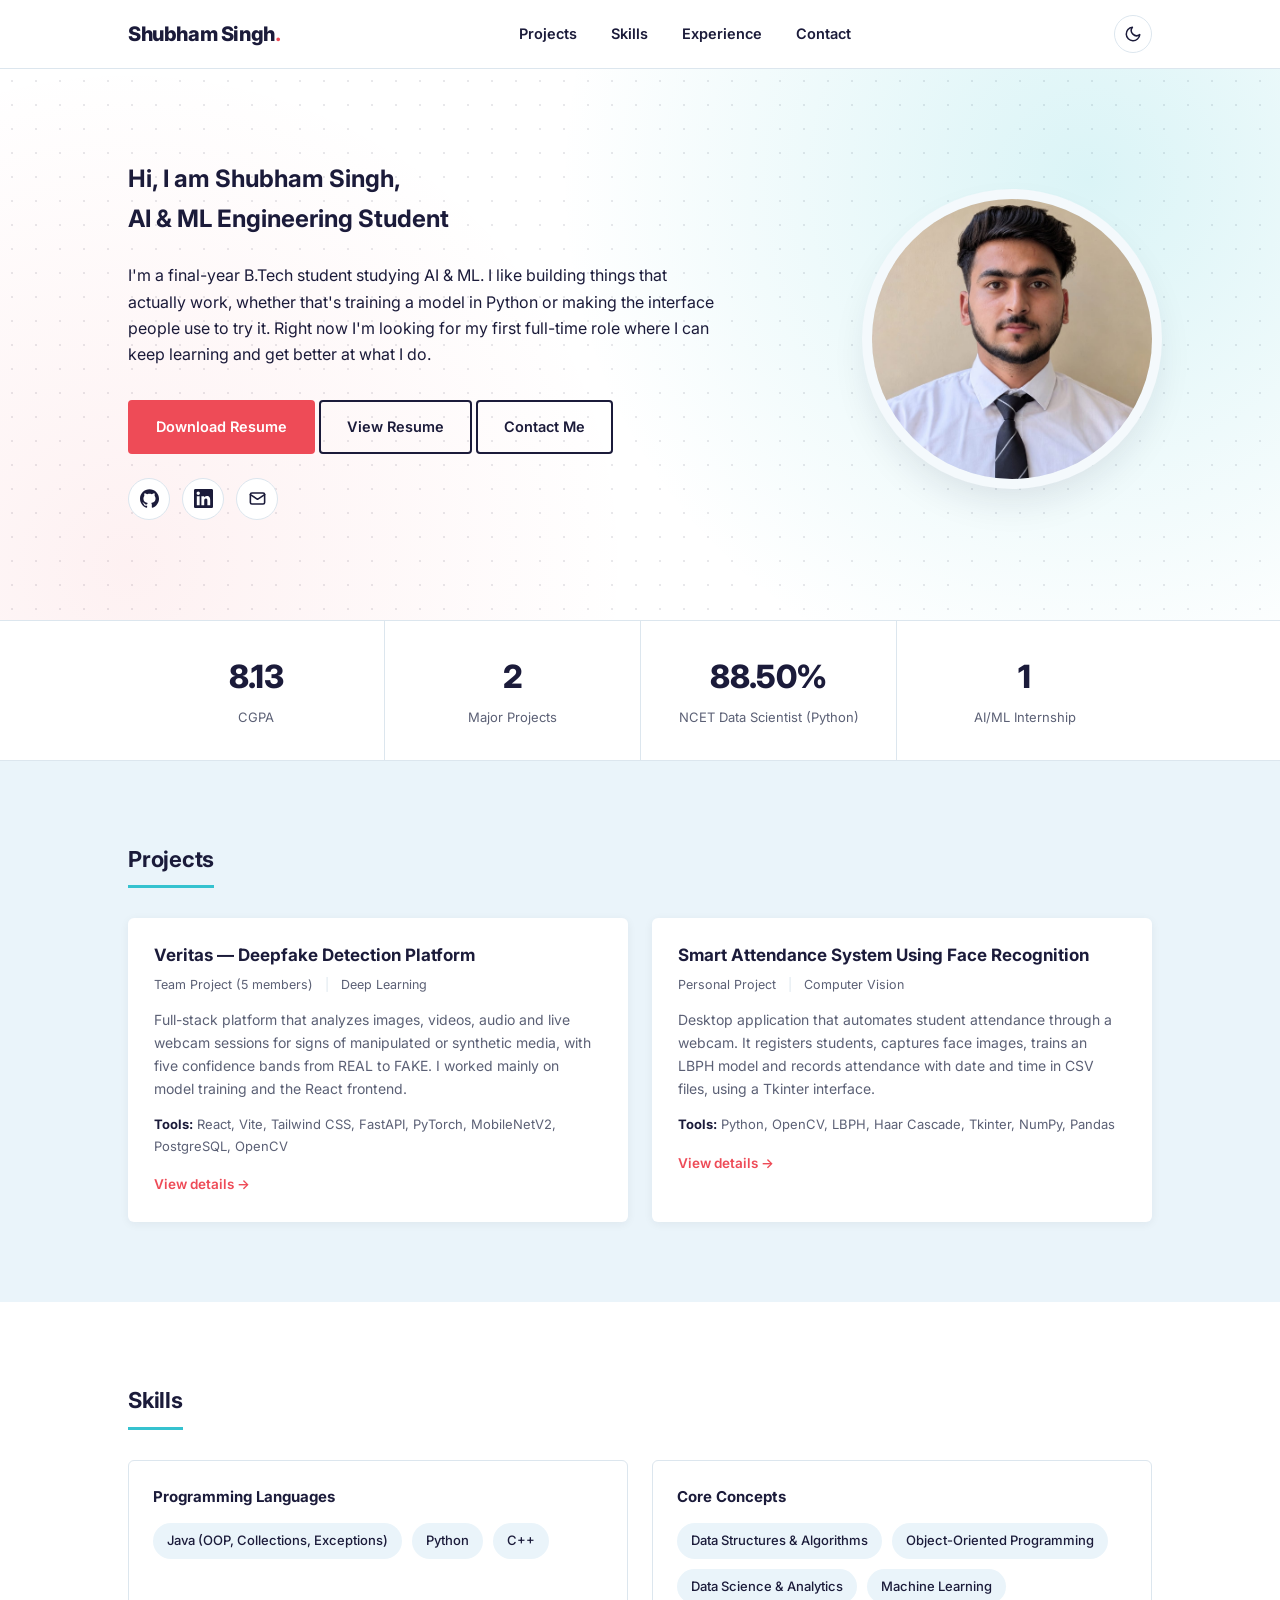
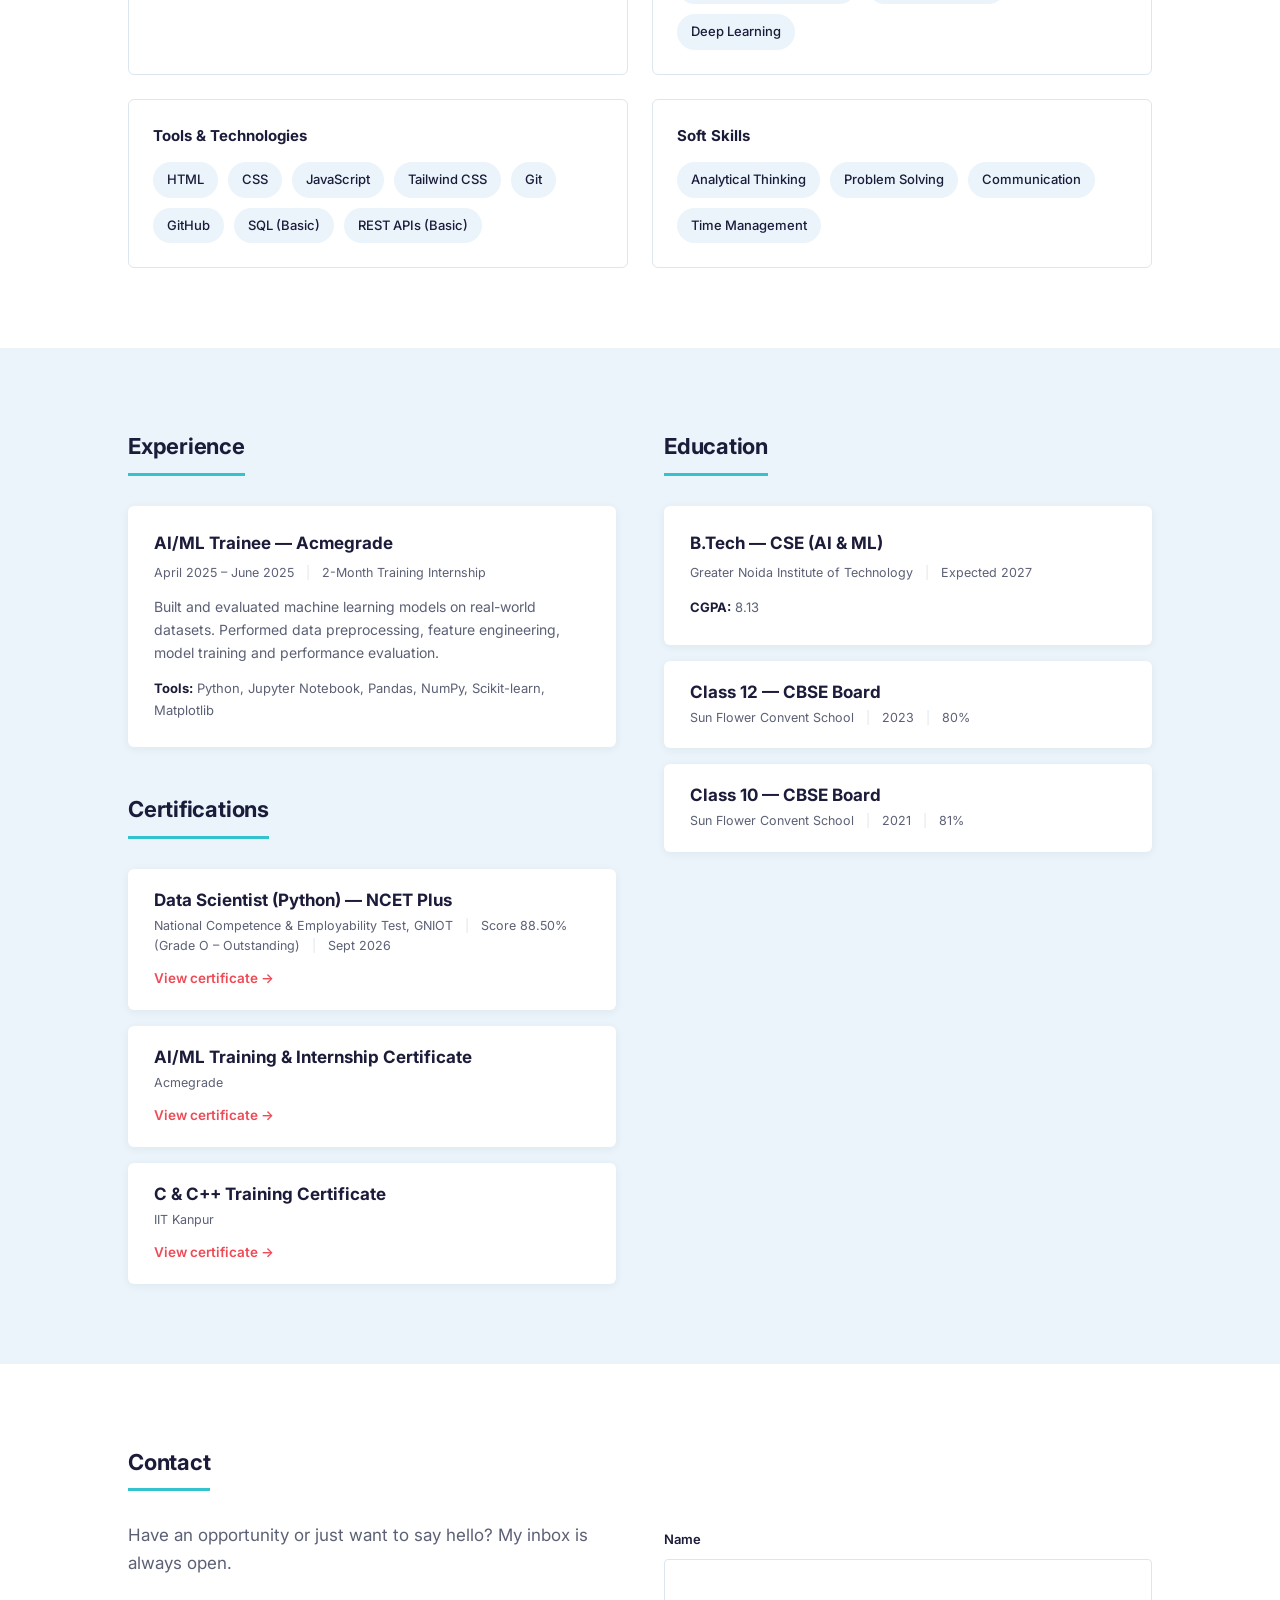
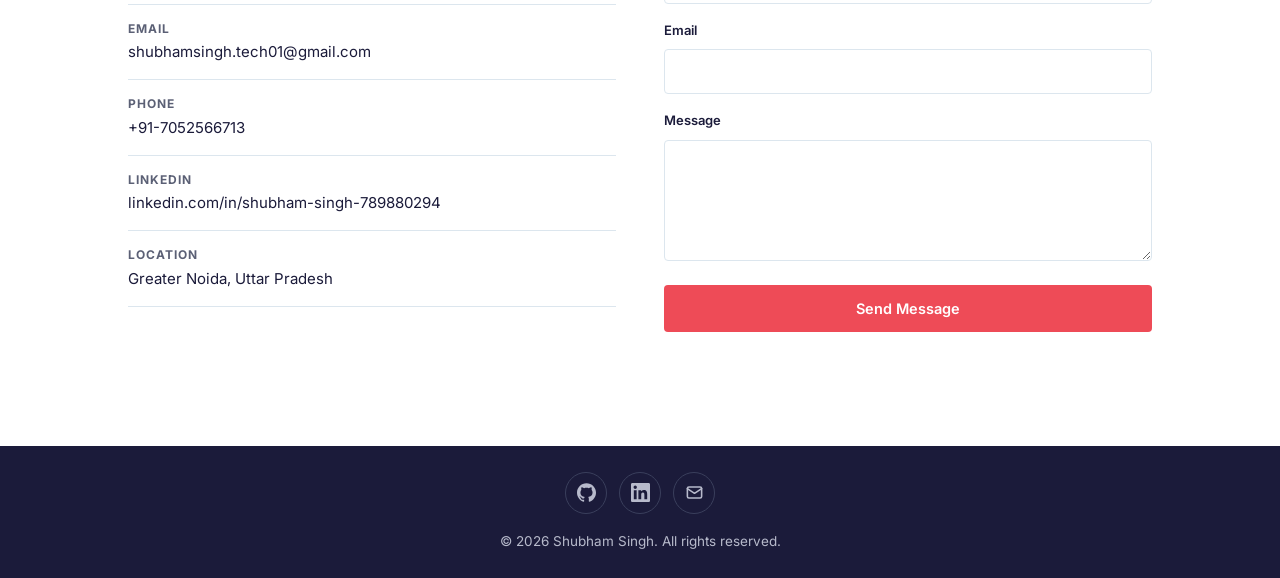
<file: index.html>
<!DOCTYPE html>
<html lang="en">
<head>
<meta charset="UTF-8">
<meta name="viewport" content="width=device-width, initial-scale=1.0">
<title>Shubham Singh — AI &amp; ML Engineering Student</title>

<link rel="icon" href="data:image/svg+xml,%3Csvg xmlns='http://www.w3.org/2000/svg' viewBox='0 0 64 64'%3E%3Crect width='64' height='64' rx='14' fill='%23ee4b57'/%3E%3Ctext x='32' y='45' font-family='Arial' font-size='38' font-weight='700' text-anchor='middle' fill='white'%3ES%3C/text%3E%3C/svg%3E">

<script>
  (function(){ try{ if(localStorage.getItem('theme')==='dark') document.documentElement.setAttribute('data-theme','dark'); }catch(e){} })();
</script>

<meta name="description" content="Shubham Singh, final-year B.Tech AI and ML student. Projects, skills and experience.">
<meta property="og:type" content="website">
<meta property="og:title" content="Shubham Singh — AI & ML Engineering Student">
<meta property="og:description" content="Final-year B.Tech AI and ML student building machine learning projects. See my work, skills and resume.">
<meta property="og:image" content="https://YOUR-SITE-LINK/photo.jpg">
<meta name="twitter:card" content="summary">

<link rel="preconnect" href="https://fonts.googleapis.com">
<link href="https://fonts.googleapis.com/css2?family=Inter:wght@400;500;600;700;800&display=swap" rel="stylesheet">
<link rel="stylesheet" href="style.css">
</head>
<body>

<!-- NAV -->
<header class="nav">
  <div class="container nav-inner">
    <a href="#top" class="logo">Shubham Singh<span>.</span></a>
    <button class="menu-btn" id="menuBtn" aria-label="Toggle menu" aria-expanded="false">
      <span></span><span></span><span></span>
    </button>
    <nav class="nav-links" id="navLinks">
      <a href="#projects">Projects</a>
      <a href="#skills">Skills</a>
      <a href="#experience">Experience</a>
      <a href="#contact">Contact</a>
    </nav>
  </div>
</header>

<!-- HERO -->
<section class="hero" id="top">
  <div class="container hero-inner">
    <div class="hero-text">
      <h1>Hi, I am Shubham Singh,<br>AI &amp; ML Engineering Student</h1>
        <p>
        I'm a final-year B.Tech student studying AI &amp; ML. I like building things that actually
        work, whether that's training a model in Python or making the interface people use to try it.
        Right now I'm looking for my first full-time role where I can keep learning and get better
        at what I do.
      </p>
          <div class="hero-buttons">
        <a href="resume.pdf" download="Shubham_Singh_Resume.pdf" class="btn btn-red">Download Resume</a>
        <a href="resume.pdf" target="_blank" rel="noopener" class="btn btn-outline">View Resume</a>
        <a href="#contact" class="btn btn-outline">Contact Me</a>
      </div>
      <div class="socials">
  <a href="https://github.com/Shubham70-creator" target="_blank" rel="noopener" aria-label="GitHub">
    <svg viewBox="0 0 24 24"><path d="M12 .297c-6.63 0-12 5.373-12 12 0 5.303 3.438 9.8 8.205 11.385.6.113.82-.258.82-.577 0-.285-.01-1.04-.015-2.04-3.338.724-4.042-1.61-4.042-1.61C4.422 18.07 3.633 17.7 3.633 17.7c-1.087-.744.084-.729.084-.729 1.205.084 1.838 1.236 1.838 1.236 1.07 1.835 2.809 1.305 3.495.998.108-.776.417-1.305.76-1.605-2.665-.3-5.466-1.332-5.466-5.93 0-1.31.465-2.38 1.235-3.22-.135-.303-.54-1.523.105-3.176 0 0 1.005-.322 3.3 1.23.96-.267 1.98-.399 3-.405 1.02.006 2.04.138 3 .405 2.28-1.552 3.285-1.23 3.285-1.23.645 1.653.24 2.873.12 3.176.765.84 1.23 1.91 1.23 3.22 0 4.61-2.805 5.625-5.475 5.92.42.36.81 1.096.81 2.22 0 1.606-.015 2.896-.015 3.286 0 .315.21.69.825.57C20.565 22.092 24 17.592 24 12.297c0-6.627-5.373-12-12-12"/></svg>
  </a>
  <a href="https://www.linkedin.com/in/shubham-singh-789880294" target="_blank" rel="noopener" aria-label="LinkedIn">
    <svg viewBox="0 0 24 24"><path d="M20.447 20.452h-3.554v-5.569c0-1.328-.027-3.037-1.852-3.037-1.853 0-2.136 1.445-2.136 2.939v5.667H9.351V9h3.414v1.561h.046c.477-.9 1.637-1.85 3.37-1.85 3.601 0 4.267 2.37 4.267 5.455v6.286zM5.337 7.433c-1.144 0-2.063-.926-2.063-2.065 0-1.138.92-2.063 2.063-2.063 1.14 0 2.064.925 2.064 2.063 0 1.139-.925 2.065-2.064 2.065zm1.782 13.019H3.555V9h3.564v11.452zM22.225 0H1.771C.792 0 0 .774 0 1.729v20.542C0 23.227.792 24 1.771 24h20.451C23.2 24 24 23.227 24 22.271V1.729C24 .774 23.2 0 22.222 0h.003z"/></svg>
  </a>
  <a href="mailto:thakurshubhamsingh0007@gmail.com" aria-label="Email">
    <svg class="stroke" viewBox="0 0 24 24"><rect x="3" y="5" width="18" height="14" rx="2"/><path d="m3 7 9 6 9-6"/></svg>
  </a>
</div>
    </div>

    <div class="avatar">
      <span class="avatar-initials">SS</span>
      <img src="photo.jpg" alt="Shubham Singh" onerror="this.style.display='none'">
    </div>
  </div>
</section>
<!-- HIGHLIGHTS -->
<section class="highlights">
  <div class="container highlights-grid">
    <div class="stat"><strong>8.13</strong><span>CGPA</span></div>
    <div class="stat"><strong>2</strong><span>Major Projects</span></div>
    <div class="stat"><strong>88.50%</strong><span>NCET Data Scientist (Python)</span></div>
    <div class="stat"><strong>1</strong><span>AI/ML Internship</span></div>
  </div>
</section>

<!-- PROJECTS -->
<section class="band" id="projects">
  <div class="container">
    <div class="section-title"><h2>Projects</h2></div>

    <div class="cards">
      <a href="project-Veritas_deepfake_detection.html" class="card">
         <h3>Veritas — Deepfake Detection Platform</h3>
        <p class="meta">Team Project (5 members) <span>|</span> Deep Learning</p>
        <p>Full-stack platform that analyzes images, videos, audio and live webcam sessions for signs of manipulated or synthetic media, with five confidence bands from REAL to FAKE. I worked mainly on model training and the React frontend.</p>
        <p class="tools"><strong>Tools:</strong> React, Vite, Tailwind CSS, FastAPI, PyTorch, MobileNetV2, PostgreSQL, OpenCV</p>
        <span class="more">View details →</span>
      </a>

      <a href="project-Smart_Attendance.html" class="card">
       <h3>Smart Attendance System Using Face Recognition</h3>
        <p class="meta">Personal Project <span>|</span> Computer Vision</p>
        <p>Desktop application that automates student attendance through a webcam. It registers students, captures face images, trains an LBPH model and records attendance with date and time in CSV files, using a Tkinter interface.</p>
        <p class="tools"><strong>Tools:</strong> Python, OpenCV, LBPH, Haar Cascade, Tkinter, NumPy, Pandas</p>
        <span class="more">View details <span class="arrow">→</span></span>
      </a>
    </div>
  </div>
</section>
<!-- SKILLS -->
<section class="plain" id="skills">
  <div class="container">
    <div class="section-title"><h2>Skills</h2></div>

    <div class="skill-grid">
      <div class="skill-box">
        <h3>Programming Languages</h3>
        <div class="chips"><span>Java (OOP, Collections, Exceptions)</span><span>Python</span><span>C++</span></div>
      </div>
      <div class="skill-box">
        <h3>Core Concepts</h3>
        <div class="chips"><span>Data Structures &amp; Algorithms</span><span>Object-Oriented Programming</span><span>Data Science &amp; Analytics</span><span>Machine Learning</span><span>Deep Learning</span></div>
      </div>
      <div class="skill-box">
        <h3>Tools &amp; Technologies</h3>
        <div class="chips"><span>HTML</span><span>CSS</span><span>JavaScript</span><span>Tailwind CSS</span><span>Git</span><span>GitHub</span><span>SQL (Basic)</span><span>REST APIs (Basic)</span></div>
      </div>
      <div class="skill-box">
        <h3>Soft Skills</h3>
        <div class="chips"><span>Analytical Thinking</span><span>Problem Solving</span><span>Communication</span><span>Time Management</span></div>
      </div>
    </div>
  </div>
</section>

<!-- EXPERIENCE + EDUCATION -->
<section class="band" id="experience">
  <div class="container two-col">
    <div>
      <div class="section-title"><h2>Experience</h2></div>
      <div class="card">
        <h3>AI/ML Trainee — Acmegrade</h3>
        <p class="meta">April 2025 – June 2025 <span>|</span> 2-Month Training Internship</p>
        <p>Built and evaluated machine learning models on real-world datasets. Performed data preprocessing, feature engineering, model training and performance evaluation.</p>
        <p class="tools"><strong>Tools:</strong> Python, Jupyter Notebook, Pandas, NumPy, Scikit-learn, Matplotlib</p>
      </div>

      <div class="section-title sub"><h2>Certifications</h2></div>
            <a href="certificates/ncet.pdf" target="_blank" rel="noopener" class="card slim">
        <h3>Data Scientist (Python) — NCET Plus</h3>
        <p class="meta">National Competence &amp; Employability Test, GNIOT <span>|</span> Score 88.50% (Grade O – Outstanding) <span>|</span> Sept 2026</p>
        <span class="more">View certificate <span class="arrow">→</span></span>
      </a>
      <a href="certificates/acmegrade.pdf" target="_blank" rel="noopener" class="card slim">
        <h3>AI/ML Training &amp; Internship Certificate</h3>
        <p class="meta">Acmegrade</p>
        <span class="more">View certificate <span class="arrow">→</span></span>
      </a>
      <a href="certificates/iitkanpur.pdf" target="_blank" rel="noopener" class="card slim">
        <h3>C &amp; C++ Training Certificate</h3>
        <p class="meta">IIT Kanpur</p>
        <span class="more">View certificate <span class="arrow">→</span></span>
      </a>
    </div>

    <div>
      <div class="section-title"><h2>Education</h2></div>
      <div class="card">
        <h3>B.Tech — CSE (AI &amp; ML)</h3>
        <p class="meta">Greater Noida Institute of Technology <span>|</span> Expected 2027</p>
        <p class="tools"><strong>CGPA:</strong> 8.13</p>
      </div>
      <div class="card slim">
        <h3>Class 12 — CBSE Board</h3>
        <p class="meta">Sun Flower Convent School <span>|</span> 2023 <span>|</span> 80%</p>
      </div>
      <div class="card slim">
        <h3>Class 10 — CBSE Board</h3>
        <p class="meta">Sun Flower Convent School <span>|</span> 2021 <span>|</span> 81%</p>
      </div>
    </div>
  </div>
</section>

<!-- CONTACT -->
<section class="plain" id="contact">
  <div class="container">
    <div class="section-title"><h2>Contact</h2></div>

    <div class="contact-grid">
      <div class="contact-info">
        <p class="lead">Have an opportunity or just want to say hello? My inbox is always open.</p>
        <ul>
          <li><strong>Email</strong><a href="mailto:shubhamsingh.tech01@gmail.com">shubhamsingh.tech01@gmail.com</a></li>
          <li><strong>Phone</strong><a href="tel:+917052566713">+91-7052566713</a></li>
          <li><strong>LinkedIn</strong><a href="https://www.linkedin.com/in/shubham-singh-789880294" target="_blank" rel="noopener">linkedin.com/in/shubham-singh-789880294</a></li>
          <li><strong>Location</strong><span>Greater Noida, Uttar Pradesh</span></li>
        </ul>
      </div>

      <form class="contact-form" id="contactForm" data-endpoint="https://formspree.io/f/xoejbkoz">
        <label for="name">Name</label>
        <input type="text" id="name" name="name" required>
        <label for="email">Email</label>
        <input type="email" id="email" name="email" required>
        <label for="message">Message</label>
        <textarea id="message" name="message" rows="5" required></textarea>
        <input type="text" name="_gotcha" tabindex="-1" autocomplete="off" style="display:none">
        <button type="submit" class="btn btn-red">Send Message</button>
        <p class="form-status" id="formStatus" role="status"></p>
      </form>
    </div>
  </div>
</section>

<footer class="footer">
  <div class="socials">
  <a href="https://github.com/Shubham70-creator" target="_blank" rel="noopener" aria-label="GitHub">
    <svg viewBox="0 0 24 24"><path d="M12 .297c-6.63 0-12 5.373-12 12 0 5.303 3.438 9.8 8.205 11.385.6.113.82-.258.82-.577 0-.285-.01-1.04-.015-2.04-3.338.724-4.042-1.61-4.042-1.61C4.422 18.07 3.633 17.7 3.633 17.7c-1.087-.744.084-.729.084-.729 1.205.084 1.838 1.236 1.838 1.236 1.07 1.835 2.809 1.305 3.495.998.108-.776.417-1.305.76-1.605-2.665-.3-5.466-1.332-5.466-5.93 0-1.31.465-2.38 1.235-3.22-.135-.303-.54-1.523.105-3.176 0 0 1.005-.322 3.3 1.23.96-.267 1.98-.399 3-.405 1.02.006 2.04.138 3 .405 2.28-1.552 3.285-1.23 3.285-1.23.645 1.653.24 2.873.12 3.176.765.84 1.23 1.91 1.23 3.22 0 4.61-2.805 5.625-5.475 5.92.42.36.81 1.096.81 2.22 0 1.606-.015 2.896-.015 3.286 0 .315.21.69.825.57C20.565 22.092 24 17.592 24 12.297c0-6.627-5.373-12-12-12"/></svg>
  </a>
  <a href="https://www.linkedin.com/in/shubham-singh-789880294" target="_blank" rel="noopener" aria-label="LinkedIn">
    <svg viewBox="0 0 24 24"><path d="M20.447 20.452h-3.554v-5.569c0-1.328-.027-3.037-1.852-3.037-1.853 0-2.136 1.445-2.136 2.939v5.667H9.351V9h3.414v1.561h.046c.477-.9 1.637-1.85 3.37-1.85 3.601 0 4.267 2.37 4.267 5.455v6.286zM5.337 7.433c-1.144 0-2.063-.926-2.063-2.065 0-1.138.92-2.063 2.063-2.063 1.14 0 2.064.925 2.064 2.063 0 1.139-.925 2.065-2.064 2.065zm1.782 13.019H3.555V9h3.564v11.452zM22.225 0H1.771C.792 0 0 .774 0 1.729v20.542C0 23.227.792 24 1.771 24h20.451C23.2 24 24 23.227 24 22.271V1.729C24 .774 23.2 0 22.222 0h.003z"/></svg>
  </a>
  <a href="mailto:thakurshubhamsingh0007@gmail.com" aria-label="Email">
    <svg class="stroke" viewBox="0 0 24 24"><rect x="3" y="5" width="18" height="14" rx="2"/><path d="m3 7 9 6 9-6"/></svg>
  </a>
</div>
  <p>© <span id="year"></span> Shubham Singh. All rights reserved.</p>
</footer>

<script src="script.js"></script>
</body>
</html>
</file>
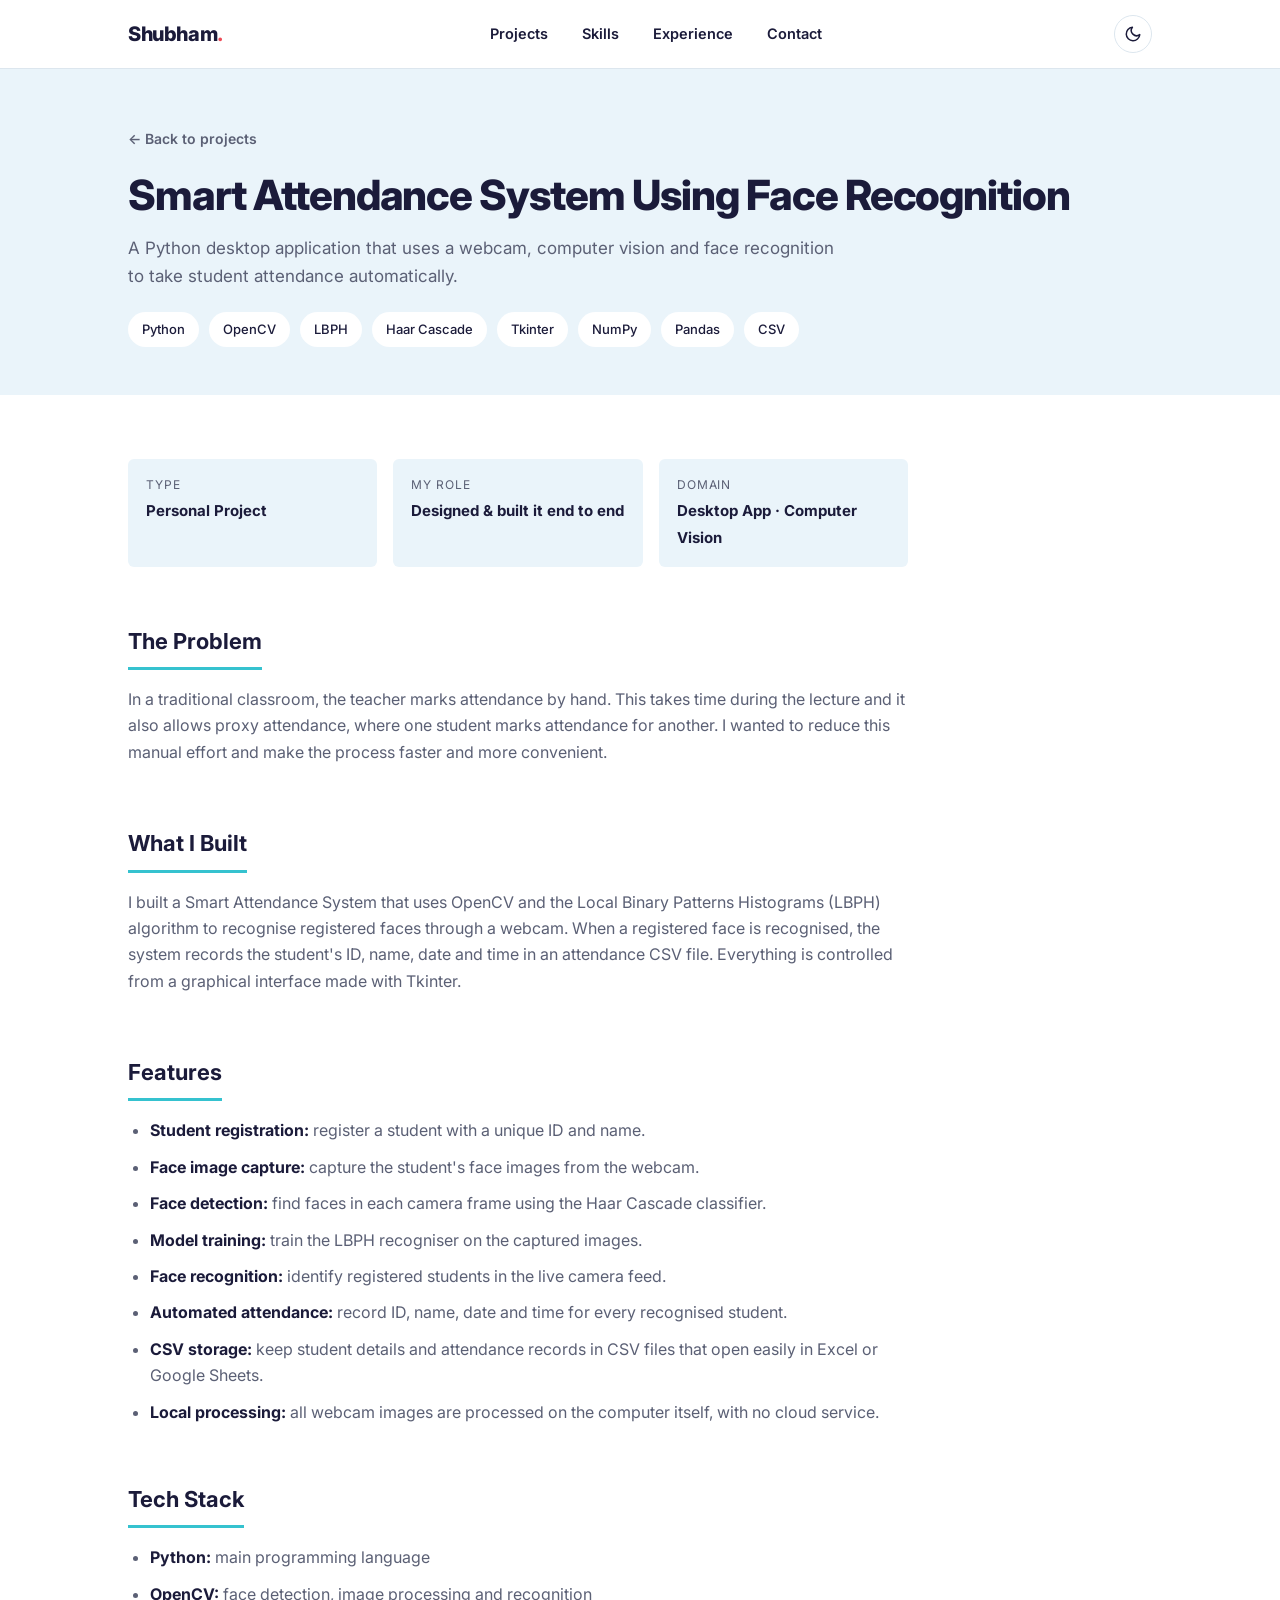
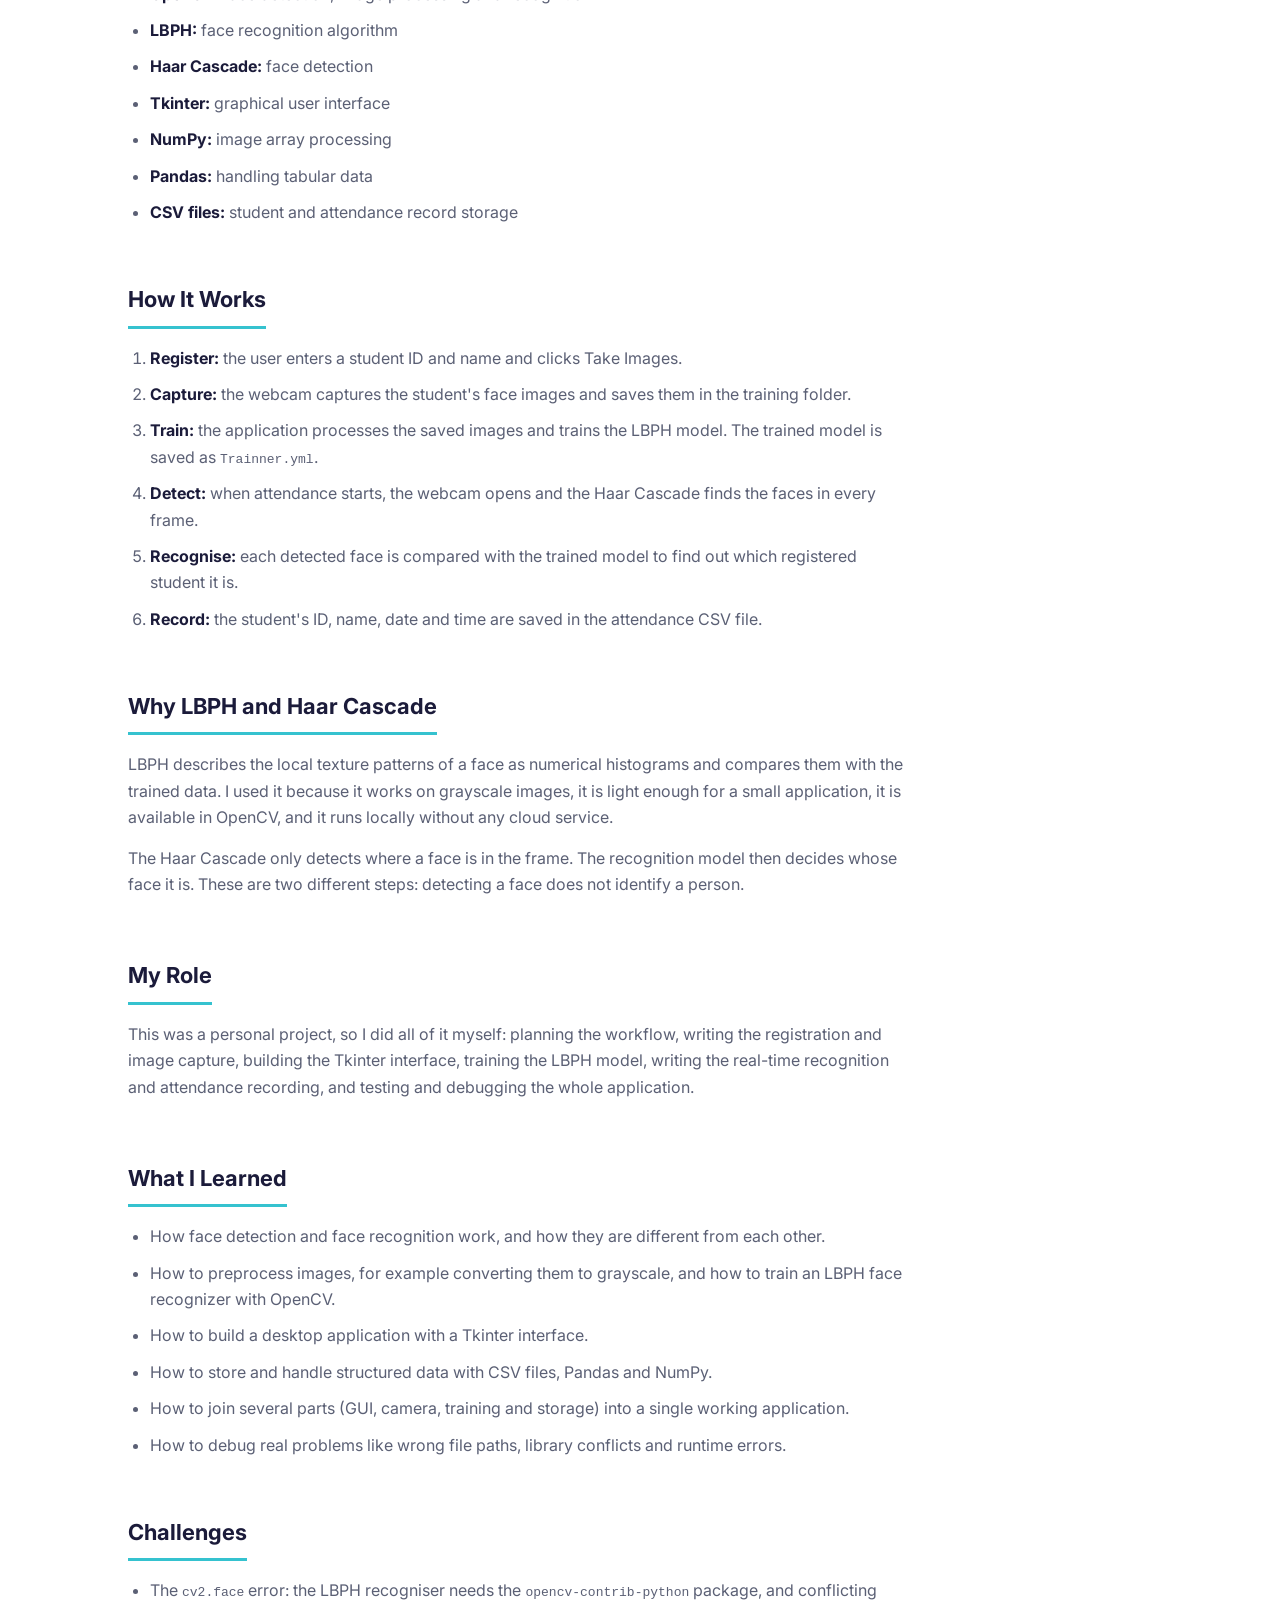
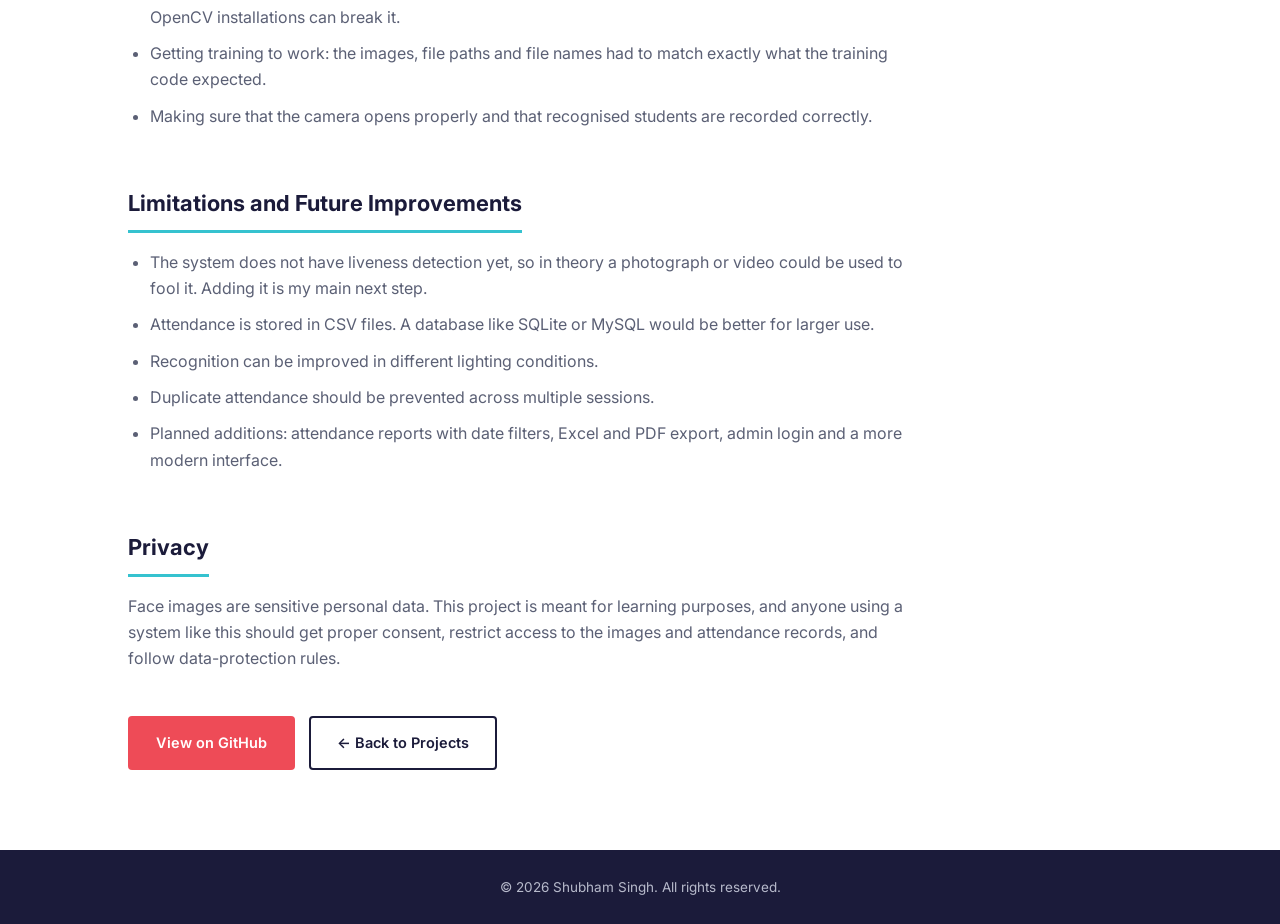
<file: project-Smart_Attendance.html>
<!DOCTYPE html>
<html lang="en">
<head>
<meta charset="UTF-8">
<meta name="viewport" content="width=device-width, initial-scale=1.0">
<title>Smart Attendance System Using Face Recognition | Shubham Singh</title>
<link rel="icon" href="data:image/svg+xml,%3Csvg xmlns='http://www.w3.org/2000/svg' viewBox='0 0 64 64'%3E%3Crect width='64' height='64' rx='14' fill='%23ee4b57'/%3E%3Ctext x='32' y='45' font-family='Arial' font-size='38' font-weight='700' text-anchor='middle' fill='white'%3ES%3C/text%3E%3C/svg%3E">
<script>
  (function(){ try{ if(localStorage.getItem('theme')==='dark') document.documentElement.setAttribute('data-theme','dark'); }catch(e){} })();
</script>
<link rel="preconnect" href="https://fonts.googleapis.com">
<link href="https://fonts.googleapis.com/css2?family=Inter:wght@400;500;600;700;800&display=swap" rel="stylesheet">
<link rel="stylesheet" href="style.css">
</head>
<body>

<header class="nav">
  <div class="container nav-inner">
    <a href="index.html" class="logo">Shubham<span>.</span></a>
    <button class="menu-btn" id="menuBtn" aria-label="Toggle menu" aria-expanded="false">
      <span></span><span></span><span></span>
    </button>
    <nav class="nav-links" id="navLinks">
      <a href="index.html#projects">Projects</a>
      <a href="index.html#skills">Skills</a>
      <a href="index.html#experience">Experience</a>
      <a href="index.html#contact">Contact</a>
    </nav>
  </div>
</header>

<section class="page-hero">
  <div class="container">
    <a href="index.html#projects" class="back">← Back to projects</a>
    <h1>Smart Attendance System Using Face Recognition</h1>
    <p class="lead">A Python desktop application that uses a webcam, computer vision and face recognition to take student attendance automatically.</p>
    <div class="tag-row">
      <span>Python</span><span>OpenCV</span><span>LBPH</span><span>Haar Cascade</span><span>Tkinter</span><span>NumPy</span><span>Pandas</span><span>CSV</span>
    </div>
  </div>
</section>

<section class="detail">
  <div class="container">
    <div class="narrow">

      <div class="facts">
        <div class="fact"><span>Type</span><strong>Personal Project</strong></div>
        <div class="fact"><span>My Role</span><strong>Designed &amp; built it end to end</strong></div>
        <div class="fact"><span>Domain</span><strong>Desktop App · Computer Vision</strong></div>
      </div>

      <h2>The Problem</h2>
      <p>In a traditional classroom, the teacher marks attendance by hand. This takes time during the lecture and it also allows proxy attendance, where one student marks attendance for another. I wanted to reduce this manual effort and make the process faster and more convenient.</p>

      <h2>What I Built</h2>
      <p>I built a Smart Attendance System that uses OpenCV and the Local Binary Patterns Histograms (LBPH) algorithm to recognise registered faces through a webcam. When a registered face is recognised, the system records the student's ID, name, date and time in an attendance CSV file. Everything is controlled from a graphical interface made with Tkinter.</p>

      <h2>Features</h2>
      <ul>
        <li><strong>Student registration:</strong> register a student with a unique ID and name.</li>
        <li><strong>Face image capture:</strong> capture the student's face images from the webcam.</li>
        <li><strong>Face detection:</strong> find faces in each camera frame using the Haar Cascade classifier.</li>
        <li><strong>Model training:</strong> train the LBPH recogniser on the captured images.</li>
        <li><strong>Face recognition:</strong> identify registered students in the live camera feed.</li>
        <li><strong>Automated attendance:</strong> record ID, name, date and time for every recognised student.</li>
        <li><strong>CSV storage:</strong> keep student details and attendance records in CSV files that open easily in Excel or Google Sheets.</li>
        <li><strong>Local processing:</strong> all webcam images are processed on the computer itself, with no cloud service.</li>
      </ul>

      <h2>Tech Stack</h2>
      <ul>
        <li><strong>Python:</strong> main programming language</li>
        <li><strong>OpenCV:</strong> face detection, image processing and recognition</li>
        <li><strong>LBPH:</strong> face recognition algorithm</li>
        <li><strong>Haar Cascade:</strong> face detection</li>
        <li><strong>Tkinter:</strong> graphical user interface</li>
        <li><strong>NumPy:</strong> image array processing</li>
        <li><strong>Pandas:</strong> handling tabular data</li>
        <li><strong>CSV files:</strong> student and attendance record storage</li>
      </ul>

      <h2>How It Works</h2>
      <ol>
        <li><strong>Register:</strong> the user enters a student ID and name and clicks Take Images.</li>
        <li><strong>Capture:</strong> the webcam captures the student's face images and saves them in the training folder.</li>
        <li><strong>Train:</strong> the application processes the saved images and trains the LBPH model. The trained model is saved as <code>Trainner.yml</code>.</li>
        <li><strong>Detect:</strong> when attendance starts, the webcam opens and the Haar Cascade finds the faces in every frame.</li>
        <li><strong>Recognise:</strong> each detected face is compared with the trained model to find out which registered student it is.</li>
        <li><strong>Record:</strong> the student's ID, name, date and time are saved in the attendance CSV file.</li>
      </ol>

      <h2>Why LBPH and Haar Cascade</h2>
      <p>LBPH describes the local texture patterns of a face as numerical histograms and compares them with the trained data. I used it because it works on grayscale images, it is light enough for a small application, it is available in OpenCV, and it runs locally without any cloud service.</p>
      <p>The Haar Cascade only detects where a face is in the frame. The recognition model then decides whose face it is. These are two different steps: detecting a face does not identify a person.</p>

      <h2>My Role</h2>
      <p>This was a personal project, so I did all of it myself: planning the workflow, writing the registration and image capture, building the Tkinter interface, training the LBPH model, writing the real-time recognition and attendance recording, and testing and debugging the whole application.</p>

      <h2>What I Learned</h2>
      <ul>
        <li>How face detection and face recognition work, and how they are different from each other.</li>
        <li>How to preprocess images, for example converting them to grayscale, and how to train an LBPH face recognizer with OpenCV.</li>
        <li>How to build a desktop application with a Tkinter interface.</li>
        <li>How to store and handle structured data with CSV files, Pandas and NumPy.</li>
        <li>How to join several parts (GUI, camera, training and storage) into a single working application.</li>
        <li>How to debug real problems like wrong file paths, library conflicts and runtime errors.</li>
      </ul>

      <h2>Challenges</h2>
      <!-- EDIT: keep only the ones you really faced -->
      <ul>
        <li>The <code>cv2.face</code> error: the LBPH recogniser needs the <code>opencv-contrib-python</code> package, and conflicting OpenCV installations can break it.</li>
        <li>Getting training to work: the images, file paths and file names had to match exactly what the training code expected.</li>
        <li>Making sure that the camera opens properly and that recognised students are recorded correctly.</li>
      </ul>

      <h2>Limitations and Future Improvements</h2>
      <ul>
        <li>The system does not have liveness detection yet, so in theory a photograph or video could be used to fool it. Adding it is my main next step.</li>
        <li>Attendance is stored in CSV files. A database like SQLite or MySQL would be better for larger use.</li>
        <li>Recognition can be improved in different lighting conditions.</li>
        <li>Duplicate attendance should be prevented across multiple sessions.</li>
        <li>Planned additions: attendance reports with date filters, Excel and PDF export, admin login and a more modern interface.</li>
      </ul>

      <h2>Privacy</h2>
      <p>Face images are sensitive personal data. This project is meant for learning purposes, and anyone using a system like this should get proper consent, restrict access to the images and attendance records, and follow data-protection rules.</p>

      <div class="detail-buttons">
        <!-- EDIT: replace with your repository link, for example https://github.com/Shubham70-creator/YOUR-REPO-NAME -->
        <a href="https://github.com/Shubham70-creator" target="_blank" rel="noopener" class="btn btn-red">View on GitHub</a>
        <a href="index.html#projects" class="btn btn-outline">← Back to Projects</a>
      </div>

    </div>
  </div>
</section>

<footer class="footer">
  <p>© <span id="year"></span> Shubham Singh. All rights reserved.</p>
</footer>

<script src="script.js"></script>
</body>
</html>
</file>
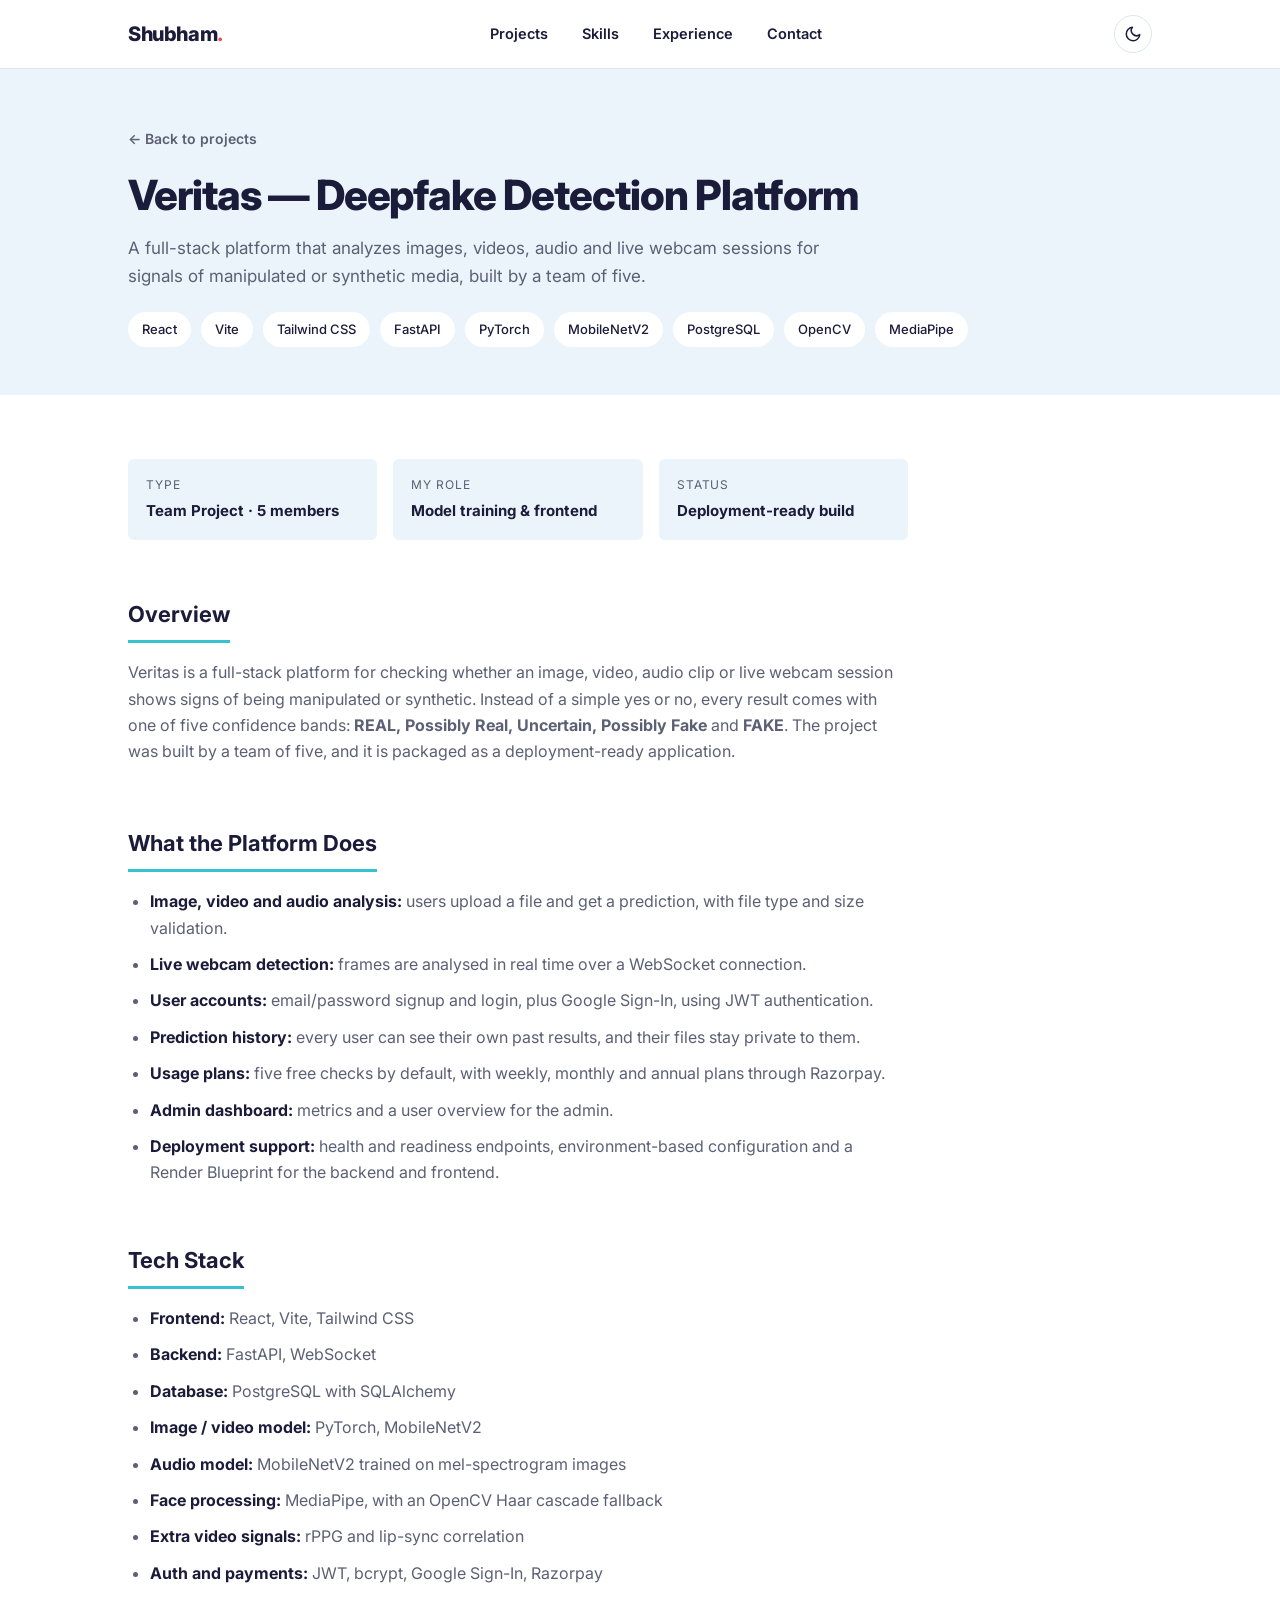
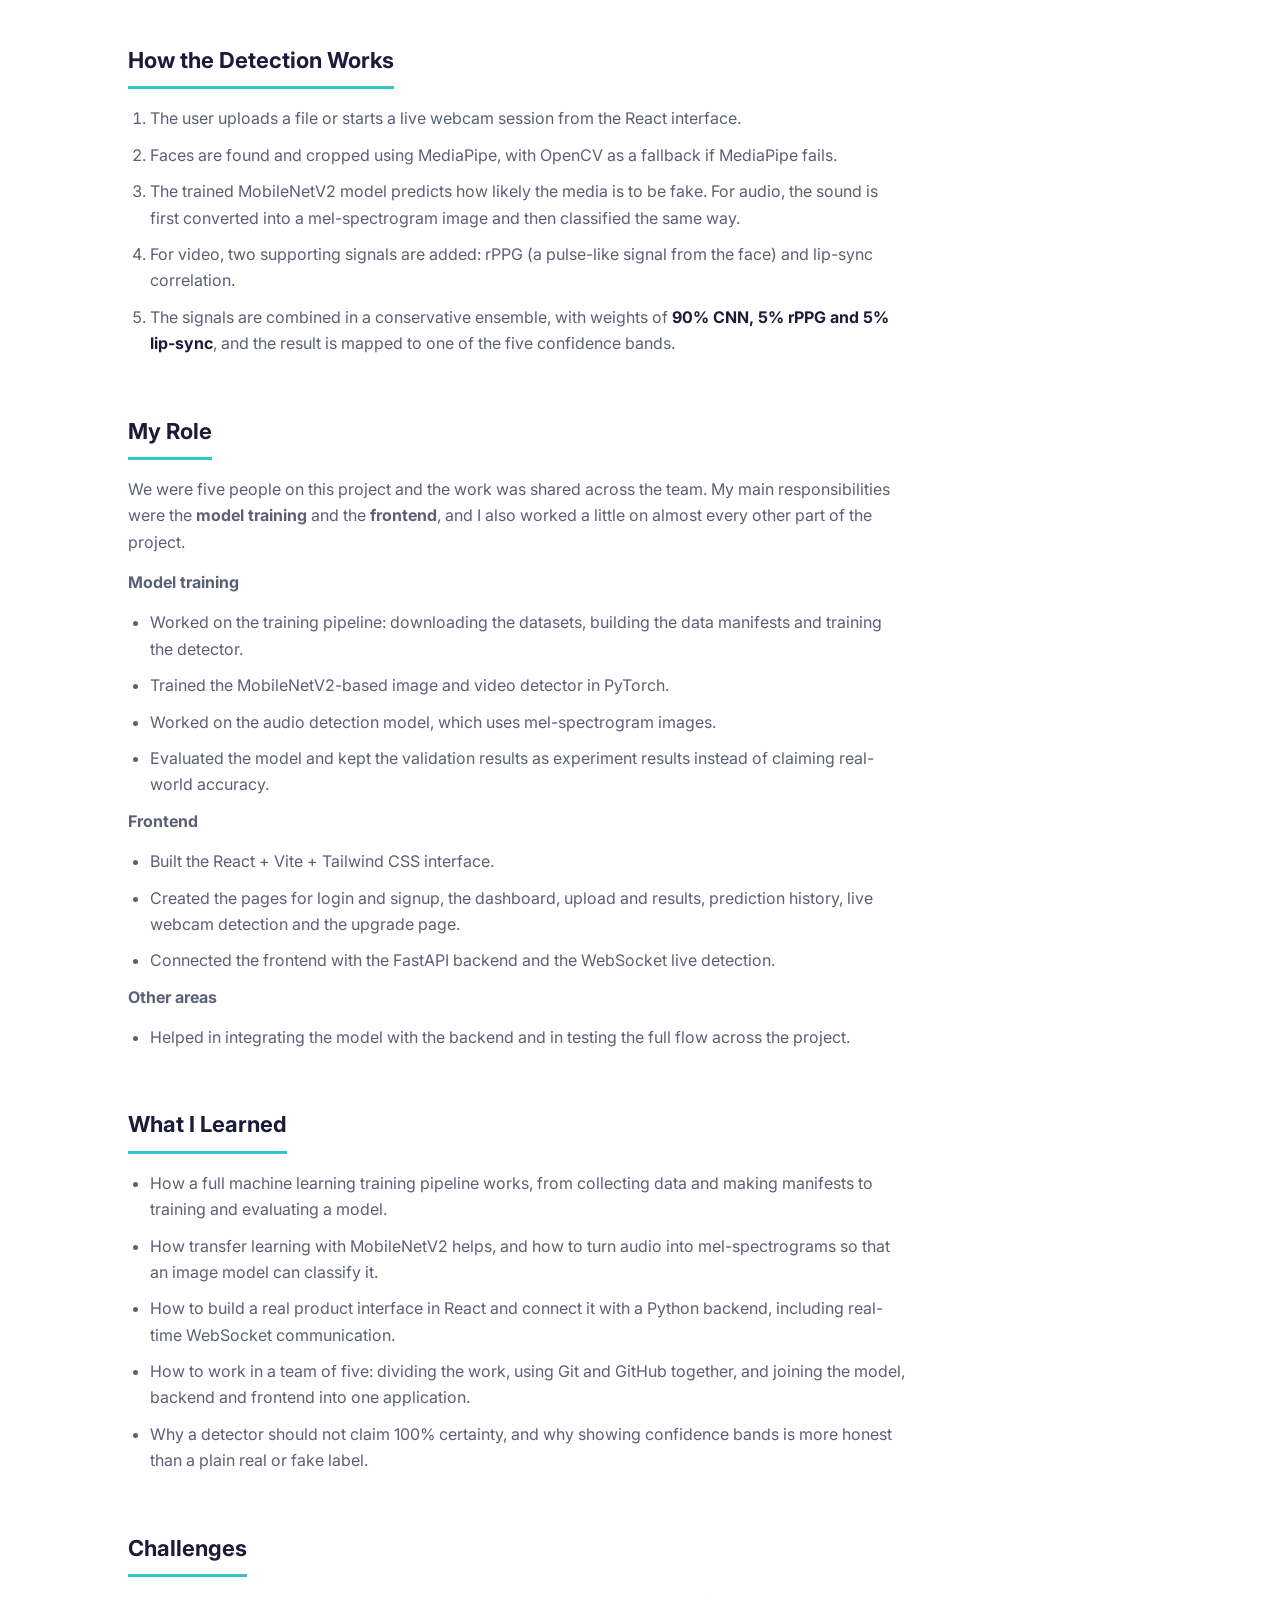
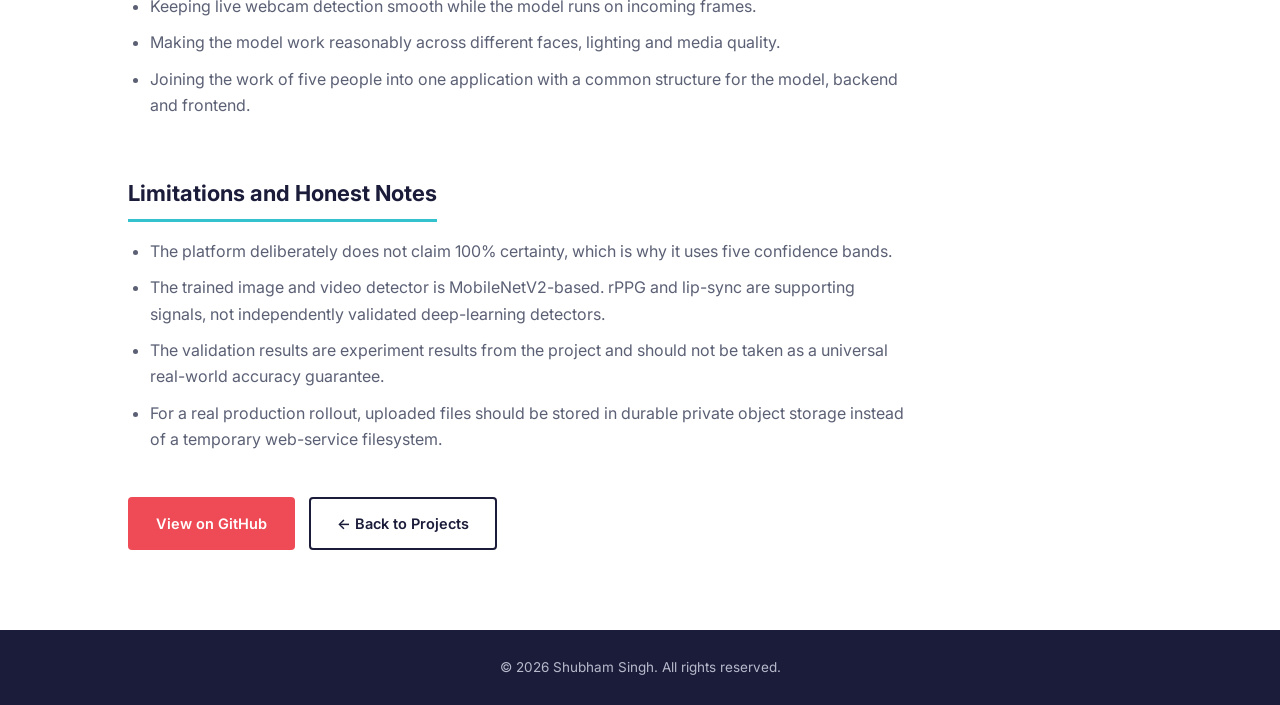
<file: project-Veritas_deepfake_detection.html>
<!DOCTYPE html>
<html lang="en">
<head>
<meta charset="UTF-8">
<meta name="viewport" content="width=device-width, initial-scale=1.0">
<title>Veritas — Deepfake Detection Platform | Shubham Singh</title>
<link rel="icon" href="data:image/svg+xml,%3Csvg xmlns='http://www.w3.org/2000/svg' viewBox='0 0 64 64'%3E%3Crect width='64' height='64' rx='14' fill='%23ee4b57'/%3E%3Ctext x='32' y='45' font-family='Arial' font-size='38' font-weight='700' text-anchor='middle' fill='white'%3ES%3C/text%3E%3C/svg%3E">
<script>
  (function(){ try{ if(localStorage.getItem('theme')==='dark') document.documentElement.setAttribute('data-theme','dark'); }catch(e){} })();
</script>
<link rel="preconnect" href="https://fonts.googleapis.com">
<link href="https://fonts.googleapis.com/css2?family=Inter:wght@400;500;600;700;800&display=swap" rel="stylesheet">
<link rel="stylesheet" href="style.css">
</head>
<body>

<header class="nav">
  <div class="container nav-inner">
    <a href="index.html" class="logo">Shubham<span>.</span></a>
    <button class="menu-btn" id="menuBtn" aria-label="Toggle menu" aria-expanded="false">
      <span></span><span></span><span></span>
    </button>
    <nav class="nav-links" id="navLinks">
      <a href="index.html#projects">Projects</a>
      <a href="index.html#skills">Skills</a>
      <a href="index.html#experience">Experience</a>
      <a href="index.html#contact">Contact</a>
    </nav>
  </div>
</header>

<section class="page-hero">
  <div class="container">
    <a href="index.html#projects" class="back">← Back to projects</a>
    <h1>Veritas — Deepfake Detection Platform</h1>
    <p class="lead">A full-stack platform that analyzes images, videos, audio and live webcam sessions for signals of manipulated or synthetic media, built by a team of five.</p>
    <div class="tag-row">
      <span>React</span><span>Vite</span><span>Tailwind CSS</span><span>FastAPI</span><span>PyTorch</span><span>MobileNetV2</span><span>PostgreSQL</span><span>OpenCV</span><span>MediaPipe</span>
    </div>
  </div>
</section>

<section class="detail">
  <div class="container">
    <div class="narrow">

      <div class="facts">
        <div class="fact"><span>Type</span><strong>Team Project · 5 members</strong></div>
        <div class="fact"><span>My Role</span><strong>Model training &amp; frontend</strong></div>
        <div class="fact"><span>Status</span><strong>Deployment-ready build</strong></div>
      </div>

      <h2>Overview</h2>
      <p>Veritas is a full-stack platform for checking whether an image, video, audio clip or live webcam session shows signs of being manipulated or synthetic. Instead of a simple yes or no, every result comes with one of five confidence bands: <strong>REAL, Possibly Real, Uncertain, Possibly Fake</strong> and <strong>FAKE</strong>. The project was built by a team of five, and it is packaged as a deployment-ready application.</p>

      <h2>What the Platform Does</h2>
      <ul>
        <li><strong>Image, video and audio analysis:</strong> users upload a file and get a prediction, with file type and size validation.</li>
        <li><strong>Live webcam detection:</strong> frames are analysed in real time over a WebSocket connection.</li>
        <li><strong>User accounts:</strong> email/password signup and login, plus Google Sign-In, using JWT authentication.</li>
        <li><strong>Prediction history:</strong> every user can see their own past results, and their files stay private to them.</li>
        <li><strong>Usage plans:</strong> five free checks by default, with weekly, monthly and annual plans through Razorpay.</li>
        <li><strong>Admin dashboard:</strong> metrics and a user overview for the admin.</li>
        <li><strong>Deployment support:</strong> health and readiness endpoints, environment-based configuration and a Render Blueprint for the backend and frontend.</li>
      </ul>

      <h2>Tech Stack</h2>
      <ul>
        <li><strong>Frontend:</strong> React, Vite, Tailwind CSS</li>
        <li><strong>Backend:</strong> FastAPI, WebSocket</li>
        <li><strong>Database:</strong> PostgreSQL with SQLAlchemy</li>
        <li><strong>Image / video model:</strong> PyTorch, MobileNetV2</li>
        <li><strong>Audio model:</strong> MobileNetV2 trained on mel-spectrogram images</li>
        <li><strong>Face processing:</strong> MediaPipe, with an OpenCV Haar cascade fallback</li>
        <li><strong>Extra video signals:</strong> rPPG and lip-sync correlation</li>
        <li><strong>Auth and payments:</strong> JWT, bcrypt, Google Sign-In, Razorpay</li>
      </ul>

      <h2>How the Detection Works</h2>
      <ol>
        <li>The user uploads a file or starts a live webcam session from the React interface.</li>
        <li>Faces are found and cropped using MediaPipe, with OpenCV as a fallback if MediaPipe fails.</li>
        <li>The trained MobileNetV2 model predicts how likely the media is to be fake. For audio, the sound is first converted into a mel-spectrogram image and then classified the same way.</li>
        <li>For video, two supporting signals are added: rPPG (a pulse-like signal from the face) and lip-sync correlation.</li>
        <li>The signals are combined in a conservative ensemble, with weights of <strong>90% CNN, 5% rPPG and 5% lip-sync</strong>, and the result is mapped to one of the five confidence bands.</li>
      </ol>

      <h2>My Role</h2>
      <p>We were five people on this project and the work was shared across the team. My main responsibilities were the <strong>model training</strong> and the <strong>frontend</strong>, and I also worked a little on almost every other part of the project.</p>

      <p><strong>Model training</strong></p>
      <ul>
        <li>Worked on the training pipeline: downloading the datasets, building the data manifests and training the detector.</li>
        <li>Trained the MobileNetV2-based image and video detector in PyTorch.</li>
        <li>Worked on the audio detection model, which uses mel-spectrogram images.</li>
        <li>Evaluated the model and kept the validation results as experiment results instead of claiming real-world accuracy.</li>
      </ul>

      <p><strong>Frontend</strong></p>
      <!-- EDIT: keep only the pages/features you really built -->
      <ul>
        <li>Built the React + Vite + Tailwind CSS interface.</li>
        <li>Created the pages for login and signup, the dashboard, upload and results, prediction history, live webcam detection and the upgrade page.</li>
        <li>Connected the frontend with the FastAPI backend and the WebSocket live detection.</li>
      </ul>

      <p><strong>Other areas</strong></p>
      <ul>
        <li>Helped in integrating the model with the backend and in testing the full flow across the project.</li>
      </ul>

      <h2>What I Learned</h2>
      <!-- EDIT: change these so they match what you really learned -->
      <ul>
        <li>How a full machine learning training pipeline works, from collecting data and making manifests to training and evaluating a model.</li>
        <li>How transfer learning with MobileNetV2 helps, and how to turn audio into mel-spectrograms so that an image model can classify it.</li>
        <li>How to build a real product interface in React and connect it with a Python backend, including real-time WebSocket communication.</li>
        <li>How to work in a team of five: dividing the work, using Git and GitHub together, and joining the model, backend and frontend into one application.</li>
        <li>Why a detector should not claim 100% certainty, and why showing confidence bands is more honest than a plain real or fake label.</li>
      </ul>

      <h2>Challenges</h2>
      <!-- EDIT: replace with your real challenges -->
      <ul>
        <li>Keeping live webcam detection smooth while the model runs on incoming frames.</li>
        <li>Making the model work reasonably across different faces, lighting and media quality.</li>
        <li>Joining the work of five people into one application with a common structure for the model, backend and frontend.</li>
      </ul>

      <h2>Limitations and Honest Notes</h2>
      <ul>
        <li>The platform deliberately does not claim 100% certainty, which is why it uses five confidence bands.</li>
        <li>The trained image and video detector is MobileNetV2-based. rPPG and lip-sync are supporting signals, not independently validated deep-learning detectors.</li>
        <li>The validation results are experiment results from the project and should not be taken as a universal real-world accuracy guarantee.</li>
        <li>For a real production rollout, uploaded files should be stored in durable private object storage instead of a temporary web-service filesystem.</li>
      </ul>

      <div class="detail-buttons">
        <a href="https://github.com/Shubham70-creator/Veritas-Deepfake-Detection" target="_blank" rel="noopener" class="btn btn-red">View on GitHub</a>
        <a href="index.html#projects" class="btn btn-outline">← Back to Projects</a>
      </div>

    </div>
  </div>
</section>

<footer class="footer">
  <p>© <span id="year"></span> Shubham Singh. All rights reserved.</p>
</footer>

<script src="script.js"></script>
</body>
</html>
</file>
<file: style.css>
:root{
  --ink: #1b1b3a;
  --muted: #5b6075;
  --red: #ee4b57;
  --red-dark: #d93a47;
  --cyan: #35c2cf;
  --pale: #eaf4fa;
  --border: #dce6ee;
  --white: #ffffff;
  --font: 'Inter', system-ui, -apple-system, 'Segoe UI', sans-serif;
  --max: 1080px;
}

*{ box-sizing: border-box; }
html{ scroll-behavior: smooth; scroll-padding-top: 80px; }
body{
  margin: 0;
  font-family: var(--font);
  color: var(--ink);
  background: var(--white);
  line-height: 1.65;
  -webkit-font-smoothing: antialiased;
}
a{ color: inherit; text-decoration: none; }
ul{ list-style: none; margin: 0; padding: 0; }
h1,h2,h3,p{ margin: 0; }
.container{ max-width: var(--max); margin: 0 auto; padding: 0 28px; }
:focus-visible{ outline: 2px solid var(--cyan); outline-offset: 3px; }

/* ---------- NAV ---------- */
.nav{
  position: sticky; top: 0; z-index: 50;
  background: rgba(255,255,255,0.92);
  backdrop-filter: blur(8px);
  border-bottom: 1px solid var(--border);
}
.nav-inner{ display: flex; align-items: center; justify-content: space-between; height: 68px; }
.logo{ font-weight: 800; font-size: 20px; letter-spacing: -0.02em; }
.logo span{ color: var(--red); }
.nav-links{ display: flex; gap: 34px; }
.nav-links a{ font-size: 14.5px; font-weight: 600; color: var(--ink); transition: color .15s; }
.nav-links a:hover{ color: var(--red); }

.menu-btn{ display: none; background: none; border: none; cursor: pointer; padding: 8px; flex-direction: column; gap: 5px; }
.menu-btn span{ width: 22px; height: 2px; background: var(--ink); display: block; transition: transform .2s, opacity .2s; }
.menu-btn.open span:nth-child(1){ transform: translateY(7px) rotate(45deg); }
.menu-btn.open span:nth-child(2){ opacity: 0; }
.menu-btn.open span:nth-child(3){ transform: translateY(-7px) rotate(-45deg); }

/* ---------- HERO ---------- */
.hero{
  padding: 90px 0 100px;
  background:
    radial-gradient(circle at 85% 20%, rgba(53,194,207,0.18), transparent 45%),
    radial-gradient(circle at 10% 90%, rgba(238,75,87,0.08), transparent 40%),
    radial-gradient(rgba(27,27,58,0.10) 1px, transparent 1px) 0 0 / 24px 24px,
    #ffffff;
}
.hero-inner{ display: flex; align-items: center; justify-content: space-between; gap: 60px; }
.hero-text{ max-width: 600px; }

.hero-text{
  display: flex;
  flex-direction: column;
  align-items: flex-start;
  gap: 24px;
}
.hero h1{ margin: 0; }
.hero-text > p{ margin: 0; }
.hero-buttons{ margin-top: 8px; }

@media (max-width: 720px){
  .hero-text{ align-items: center; gap: 20px; }
}

.avatar{
  position: relative;
  flex-shrink: 0;
  width: 280px; height: 280px;
  border-radius: 50%;
  background: var(--pale);
  box-shadow: 0 0 0 10px #f4f9fc, 0 18px 40px rgba(27,27,58,0.12);
  display: flex; align-items: center; justify-content: center;
  overflow: hidden;
}

.btn{
  display: inline-block;
  font-family: var(--font);
  font-size: 14.5px; font-weight: 600;
  padding: 13px 26px;
  border-radius: 4px;
  border: 2px solid transparent;
  cursor: pointer;
  transition: transform .15s, background .15s, color .15s, border-color .15s;
}
.btn:hover{ transform: translateY(-2px); }
.btn-red{ background: var(--red); color: #fff; }
.btn-red:hover{ background: var(--red-dark); }
.btn-outline{ border-color: var(--ink); color: var(--ink); background: transparent; }
.btn-outline:hover{ background: var(--ink); color: #fff; }

.avatar{
  position: relative;
  flex-shrink: 0;
  width: 280px; height: 280px;
  border-radius: 50%;
  background: var(--pale);
  box-shadow: 0 0 0 10px #f4f9fc, 0 18px 40px rgba(27,27,58,0.12);
  display: flex; align-items: center; justify-content: center;
  overflow: hidden;
}
.avatar-initials{ font-size: 76px; font-weight: 800; color: var(--cyan); letter-spacing: -0.04em; }
.avatar img{ position: absolute; inset: 0; width: 100%; height: 100%; object-fit: cover; }

/* ---------- SECTIONS ---------- */
.band{ background: var(--pale); padding: 80px 0; }
.plain{ background: var(--white); padding: 80px 0; }

.section-title{ margin-bottom: 30px; }
.section-title.sub{ margin-top: 44px; }
.section-title h2{
  font-size: 22px; font-weight: 700; letter-spacing: -0.01em;
  display: inline-block;
  padding-bottom: 8px;
  border-bottom: 3px solid var(--cyan);
}

/* ---------- CARDS ---------- */
.cards{ display: grid; grid-template-columns: repeat(2, 1fr); gap: 24px; }
.card{
  background: var(--white);
  border-radius: 6px;
  padding: 26px;
  box-shadow: 0 2px 10px rgba(27,27,58,0.06);
  transition: transform .2s, box-shadow .2s;
}
.card:hover{ transform: translateY(-4px); box-shadow: 0 10px 26px rgba(27,27,58,0.1); }
.card h3{ font-size: 17px; font-weight: 700; line-height: 1.35; margin-bottom: 8px; }
.card .meta{ font-size: 12.5px; color: var(--muted); margin-bottom: 12px; }
.card .meta span{ margin: 0 8px; color: var(--border); }
.card p{ font-size: 14px; color: var(--muted); }
.card .tools{ margin-top: 14px; font-size: 13px; }
.card .tools strong{ color: var(--ink); }
.card.slim{ margin-top: 16px; padding: 20px 26px; }
.card.slim .meta{ margin-bottom: 0; }
.card.slim h3{ margin-bottom: 4px; }
.two-col .card + .card{ margin-top: 16px; }
.two-col .section-title + .card{ margin-top: 0; }

/* ---------- SKILLS ---------- */
.skill-grid{ display: grid; grid-template-columns: repeat(2, 1fr); gap: 24px; }
.skill-box{ border: 1px solid var(--border); border-radius: 6px; padding: 24px; }
.skill-box h3{ font-size: 15px; font-weight: 700; margin-bottom: 14px; }
.chips{ display: flex; flex-wrap: wrap; gap: 10px; }
.chips span{
  font-size: 13px; font-weight: 500;
  padding: 7px 14px;
  border-radius: 999px;
  background: var(--pale);
  color: var(--ink);
}

/* ---------- TWO COLUMN ---------- */
.two-col{ display: grid; grid-template-columns: 1fr 1fr; gap: 48px; align-items: start; }

/* ---------- CONTACT ---------- */
.contact-grid{ display: grid; grid-template-columns: 1fr 1fr; gap: 48px; align-items: start; }
.contact-info .lead{ font-size: 17px; color: var(--muted); margin-bottom: 26px; }
.contact-info li{ padding: 14px 0; border-top: 1px solid var(--border); display: flex; flex-direction: column; gap: 2px; font-size: 15px; }
.contact-info li:last-child{ border-bottom: 1px solid var(--border); }
.contact-info strong{ font-size: 12px; text-transform: uppercase; letter-spacing: .08em; color: var(--muted); }
.contact-info a:hover{ color: var(--red); }

.contact-form{ display: flex; flex-direction: column; gap: 8px; }
.contact-form label{ font-size: 13px; font-weight: 600; margin-top: 8px; }
.contact-form input, .contact-form textarea{
  font-family: var(--font); font-size: 15px; color: var(--ink);
  padding: 12px 14px;
  border: 1px solid var(--border);
  border-radius: 4px;
  background: #fff;
  resize: vertical;
}
.contact-form input:focus, .contact-form textarea:focus{ border-color: var(--cyan); outline: none; }
.contact-form .btn{ margin-top: 16px; }
.form-status{ font-size: 13px; color: var(--muted); min-height: 20px; margin-top: 6px; }

/* ---------- FOOTER ---------- */
.footer{ background: var(--ink); color: #b7bacb; text-align: center; padding: 26px 20px; font-size: 13.5px; }

/* ---------- RESPONSIVE ---------- */
@media (max-width: 900px){
  .two-col, .contact-grid{ grid-template-columns: 1fr; gap: 40px; }
}

@media (max-width: 720px){
  .menu-btn{ display: flex; }
  .nav-links{
    position: absolute; top: 68px; left: 0; right: 0;
    flex-direction: column; gap: 0;
    background: #fff;
    border-bottom: 1px solid var(--border);
    box-shadow: 0 14px 24px rgba(27,27,58,0.08);
    max-height: 0; overflow: hidden;
    transition: max-height .25s ease;
  }
  .nav-links.open{ max-height: 300px; }
  .nav-links a{ padding: 16px 28px; border-top: 1px solid var(--border); }

  .hero{ padding: 50px 0 64px; }
  .hero-inner{ flex-direction: column-reverse; text-align: center; gap: 36px; }
  .hero-buttons{ justify-content: center; }
  .avatar{ width: 210px; height: 210px; }
  .avatar-initials{ font-size: 56px; }

  .band, .plain{ padding: 56px 0; }
  .cards, .skill-grid{ grid-template-columns: 1fr; }
  .container{ padding: 0 20px; }
}
/* ---------- Clickable project cards ---------- */
a.card{ display:block; color:inherit; }
.card .more{ display:inline-block; margin-top:16px; font-size:13.5px; font-weight:600; color:var(--red); }
a.card:hover .more{ text-decoration:underline; }

/* ---------- Project detail pages ---------- */
.page-hero{ background:var(--pale); padding:56px 0 48px; }
.back{ display:inline-block; font-size:14px; font-weight:600; color:var(--muted); margin-bottom:22px; }
.back:hover{ color:var(--red); }
.page-hero h1{ font-size:clamp(1.8rem,4vw,2.6rem); font-weight:800; letter-spacing:-0.025em; line-height:1.15; margin-bottom:14px; }
.page-hero .lead{ color:var(--muted); font-size:17px; max-width:720px; }
.tag-row{ display:flex; flex-wrap:wrap; gap:10px; margin-top:22px; }
.tag-row span{ font-size:13px; font-weight:500; padding:7px 14px; border-radius:999px; background:#fff; }

.detail{ padding:64px 0 80px; }
.detail .narrow{ max-width:780px; }
.detail h2{ font-size:22px; font-weight:700; margin:46px 0 16px; padding-bottom:8px; border-bottom:3px solid var(--cyan); display:inline-block; }
.detail .narrow > h2:first-child{ margin-top:0; }
.detail p{ color:var(--muted); margin-bottom:14px; }
.detail ul, .detail ol{ padding-left:22px; color:var(--muted); margin:0; }
.detail ul{ list-style:disc; }
.detail li{ margin-bottom:10px; }
.detail li strong{ color:var(--ink); }

.facts{ display:grid; grid-template-columns:repeat(3,1fr); gap:16px; margin-bottom:10px; }
.fact{ background:var(--pale); border-radius:6px; padding:16px 18px; }
.fact span{ display:block; font-size:12px; text-transform:uppercase; letter-spacing:.08em; color:var(--muted); margin-bottom:2px; }
.fact strong{ font-size:15px; }
.detail-buttons{ display:flex; gap:14px; flex-wrap:wrap; margin-top:44px; }

@media (max-width:720px){
  .facts{ grid-template-columns:1fr; }
  .page-hero{ padding:40px 0 36px; }
  .detail{ padding:48px 0 60px; }
}
/*Avatar zoom*/
.avatar{ transition:transform .3s ease; }
.avatar:hover{ transform:scale(1.20); }
/* ========== TRANSITIONS ========== */

@keyframes fadeUp{
  from{ opacity:0; transform:translateY(28px); }
  to{ opacity:1; transform:translateY(0); }
}

/* 1. Scroll par fade-in (JS .reveal / .visible lagata hai) */
.reveal{ opacity:0; }
.reveal.visible{ opacity:1; animation:fadeUp .7s ease backwards; }

/* 2. Hero entrance (detail pages ke top par bhi) */
.hero h1, .hero-text > p, .hero-buttons, .avatar, .page-hero .container > *{ animation:fadeUp .8s ease backwards; }
.hero h1{ animation-delay:.1s; }
.avatar{ animation-delay:.2s; }
.hero-text > p{ animation-delay:.3s; }
.hero-buttons{ animation-delay:.45s; }
.page-hero .container > :nth-child(2){ animation-delay:.1s; }
.page-hero .container > :nth-child(3){ animation-delay:.2s; }
.page-hero .container > :nth-child(4){ animation-delay:.3s; }

/* 3. Skill chips hover */
.chips span{ transition:transform .2s ease, background .2s ease; cursor:default; }
.chips span:hover{ transform:translateY(-3px); background:var(--cyan); }

/* 4. Nav link underline */
.nav-links a{ position:relative; }
.nav-links a::after{
  content:''; position:absolute; left:0; bottom:-6px;
  width:100%; height:2px; background:var(--cyan);
  transform:scaleX(0); transform-origin:left;
  transition:transform .25s ease;
}
.nav-links a:hover::after{ transform:scaleX(1); }

/* 5. "View details →" arrow aur "← Back" */
.more .arrow{ display:inline-block; transition:transform .2s ease; }
a.card:hover .more .arrow{ transform:translateX(5px); }
.back{ transition:transform .2s ease, color .15s; }
.back:hover{ transform:translateX(-4px); }

/* 6. Navbar par scroll shadow */
.nav{ transition:box-shadow .3s ease; }
.nav.scrolled{ box-shadow:0 6px 20px rgba(27,27,58,0.08); }

/* 7. Contact links hover */
.contact-info a{ align-self:flex-start; transition:color .2s ease, transform .2s ease; }
.contact-info a:hover{ color:var(--red); transform:translateX(4px); }

/* Mobile par underline nahi chahiye */
@media (max-width:720px){
  .nav-links a::after{ display:none; }
}

/* Jinko animation pasand nahi (system setting), unke liye band */
@media (prefers-reduced-motion: reduce){
  .reveal{ opacity:1; }
  .reveal.visible, .hero h1, .hero-text > p, .hero-buttons, .avatar, .page-hero .container > *{ animation:none; }
}
.card.slim .more{ margin-top:10px; }
/* ========== SOCIAL ICONS ========== */
.socials{ display:flex; gap:12px; }
.socials a{ width:42px; height:42px; border-radius:50%; border:1px solid var(--border); display:inline-flex; align-items:center; justify-content:center; color:var(--ink); background:var(--white); transition:transform .2s, color .2s, border-color .2s; }
.socials a:hover{ transform:translateY(-3px); color:var(--red); border-color:var(--red); }
.socials svg{ width:19px; height:19px; fill:currentColor; }
.socials svg.stroke{ fill:none; stroke:currentColor; stroke-width:2; stroke-linecap:round; stroke-linejoin:round; }
.footer .socials{ justify-content:center; margin-bottom:16px; }
.footer .socials a{ background:transparent; border-color:#3a3f5c; color:#b7bacb; }
.footer .socials a:hover{ color:#fff; border-color:#fff; }
@media (max-width:720px){ .hero-text .socials{ justify-content:center; } }

/* ========== HIGHLIGHTS STRIP ========== */
.highlights{ background:var(--white); border-top:1px solid var(--border); border-bottom:1px solid var(--border); }
.highlights-grid{ display:grid; grid-template-columns:repeat(4,1fr); }
.stat{ padding:30px 16px; text-align:center; border-left:1px solid var(--border); }
.stat:first-child{ border-left:none; }
.stat strong{ display:block; font-size:clamp(1.5rem,3vw,2rem); font-weight:800; letter-spacing:-0.02em; }
.stat span{ font-size:13px; color:var(--muted); }
@media (max-width:720px){
  .highlights-grid{ grid-template-columns:1fr 1fr; }
  .stat:nth-child(3){ border-left:none; }
  .stat:nth-child(n+3){ border-top:1px solid var(--border); }
}

/* ========== THEME BUTTON ========== */
.theme-btn{ background:none; border:1px solid var(--border); color:var(--ink); width:38px; height:38px; border-radius:50%; display:inline-flex; align-items:center; justify-content:center; cursor:pointer; margin-left:24px; transition:background .2s, transform .2s; }
.theme-btn:hover{ background:var(--pale); transform:rotate(15deg); }
@media (max-width:720px){
  .theme-btn{ order:2; margin-left:auto; }
  .menu-btn{ order:3; margin-left:10px; }
}

/* ========== BACK TO TOP + PROGRESS BAR ========== */
.progress-bar{ position:fixed; top:0; left:0; height:3px; width:0; background:linear-gradient(90deg,var(--cyan),var(--red)); z-index:300; }
.to-top{ position:fixed; right:22px; bottom:22px; width:44px; height:44px; border-radius:50%; border:none; background:var(--red); color:#fff; display:flex; align-items:center; justify-content:center; cursor:pointer; box-shadow:0 8px 20px rgba(0,0,0,0.2); opacity:0; visibility:hidden; transform:translateY(10px); transition:opacity .25s, transform .25s, visibility .25s, background .2s; z-index:90; }
.to-top.show{ opacity:1; visibility:visible; transform:none; }
.to-top:hover{ background:var(--red-dark); }

/* ========== DARK MODE ========== */
body{ transition:background .3s ease, color .3s ease; }
[data-theme="dark"]{
  color-scheme: dark;
  --ink:#e8eaf2; --muted:#a6acc0; --border:#2b3048; --white:#0e1121; --pale:#161a2e;
}
[data-theme="dark"] .nav{ background:rgba(14,17,33,0.92); }
[data-theme="dark"] .hero{
  background:
    radial-gradient(circle at 85% 20%, rgba(53,194,207,0.14), transparent 45%),
    radial-gradient(circle at 10% 90%, rgba(238,75,87,0.08), transparent 40%),
    radial-gradient(rgba(255,255,255,0.07) 1px, transparent 1px) 0 0 / 24px 24px,
    #0e1121;
}
[data-theme="dark"] .avatar{ box-shadow:0 0 0 10px #1c2140, 0 18px 40px rgba(0,0,0,0.5); }
[data-theme="dark"] .card{ background:#1d2240; box-shadow:0 2px 10px rgba(0,0,0,0.35); }
[data-theme="dark"] .tag-row span,
[data-theme="dark"] .contact-form input,
[data-theme="dark"] .contact-form textarea{ background:#1d2240; }
[data-theme="dark"] .footer{ background:#080a16; color:#a6acc0; }
[data-theme="dark"] .btn-outline:hover{ color:#0e1121; }
[data-theme="dark"] .chips span:hover{ color:#0e1121; }
@media (max-width:720px){
  [data-theme="dark"] .nav-links{ background:var(--white); }
}
/* ========== FORM STATUS ========== */
.form-status.success{ color:#1f9d6b; font-weight:600; }
.form-status.error{ color:var(--red); font-weight:600; }
.contact-form .btn:disabled{ opacity:.6; cursor:not-allowed; transform:none; }
</file>
